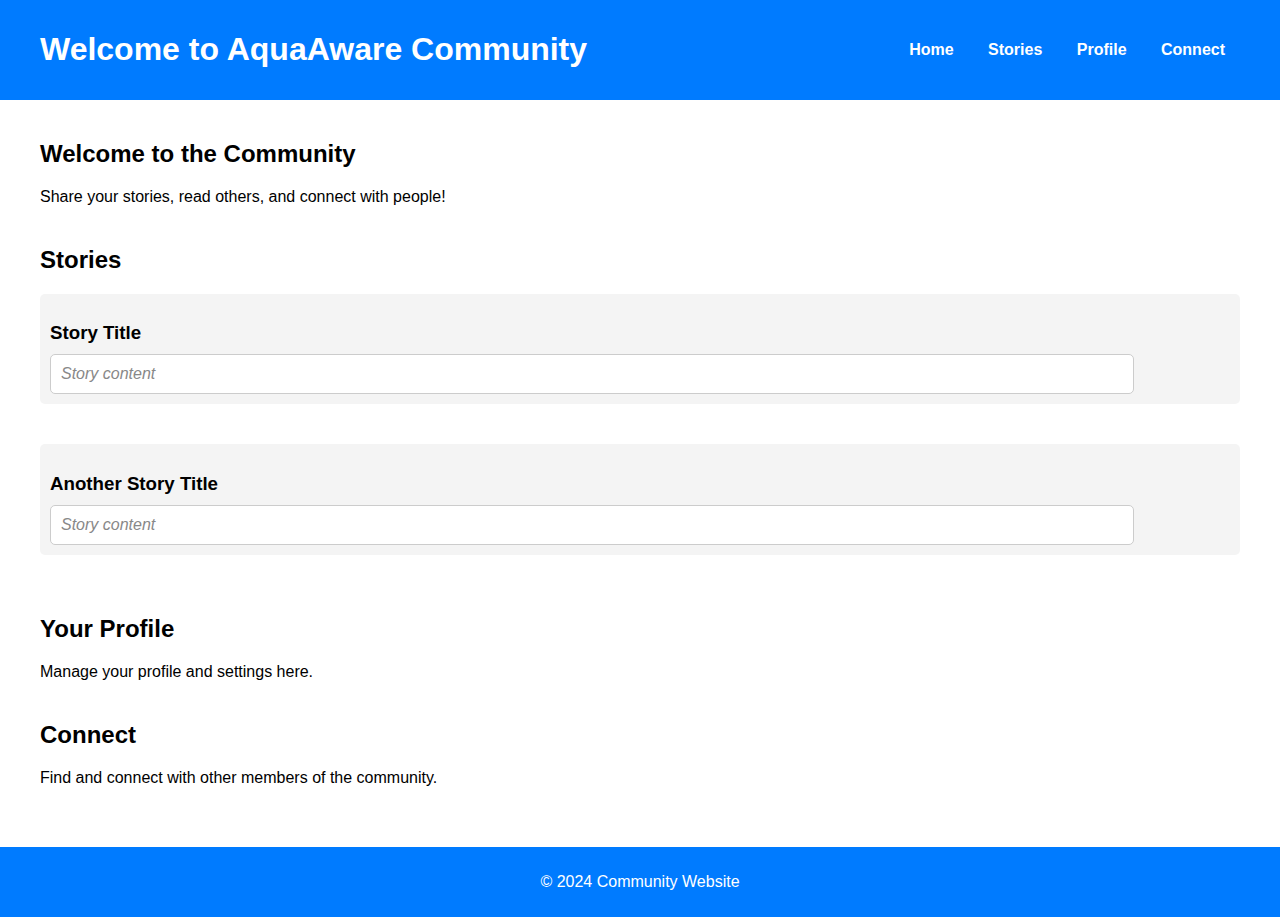
<file: ThreeDCode/community.html>
<!DOCTYPE html>
<html lang="en">
<head>
    <meta charset="UTF-8">
    <meta name="viewport" content="width=device-width, initial-scale=1.0">
    <title>Community </title>
    <link rel="stylesheet" href="community.css">
</head>
<body>
    <header>
        <div class="container">
            <h1>Welcome to AquaAware Community</h1>
            
            <nav>
                <a href="#home">Home</a>
                <a href="#stories">Stories</a>
                <a href="#profile">Profile</a>
                <a href="#connect">Connect</a>
            </nav>
        </div>
    </header>

    <main>
        <section id="home">
            <h2>Welcome to the Community</h2>
            <p>Share your stories, read others, and connect with people!</p>
        </section>

        <section id="stories">
            <h2>Stories</h2>
            <div class="story-feed">
                <!-- Story examples -->
                <div class="story">
                    <h3>Story Title</h3>
                    <input type="text" placeholder="Story content" >
                </div>
                <div class="story">
                    <h3>Another Story Title</h3>
                    <input type="text" placeholder="Story content">
                </div>
            </div>
        </section>

        <section id="profile">
            <h2>Your Profile</h2>
            <p>Manage your profile and settings here.</p>
        </section>

        <section id="connect">
            <h2>Connect</h2>
            <p>Find and connect with other members of the community.</p>
        </section>
    </main>

    <footer>
        <p>&copy; 2024 Community Website</p>
    </footer>

    <script src="community.js"></script>
</body>
</html>
</file>
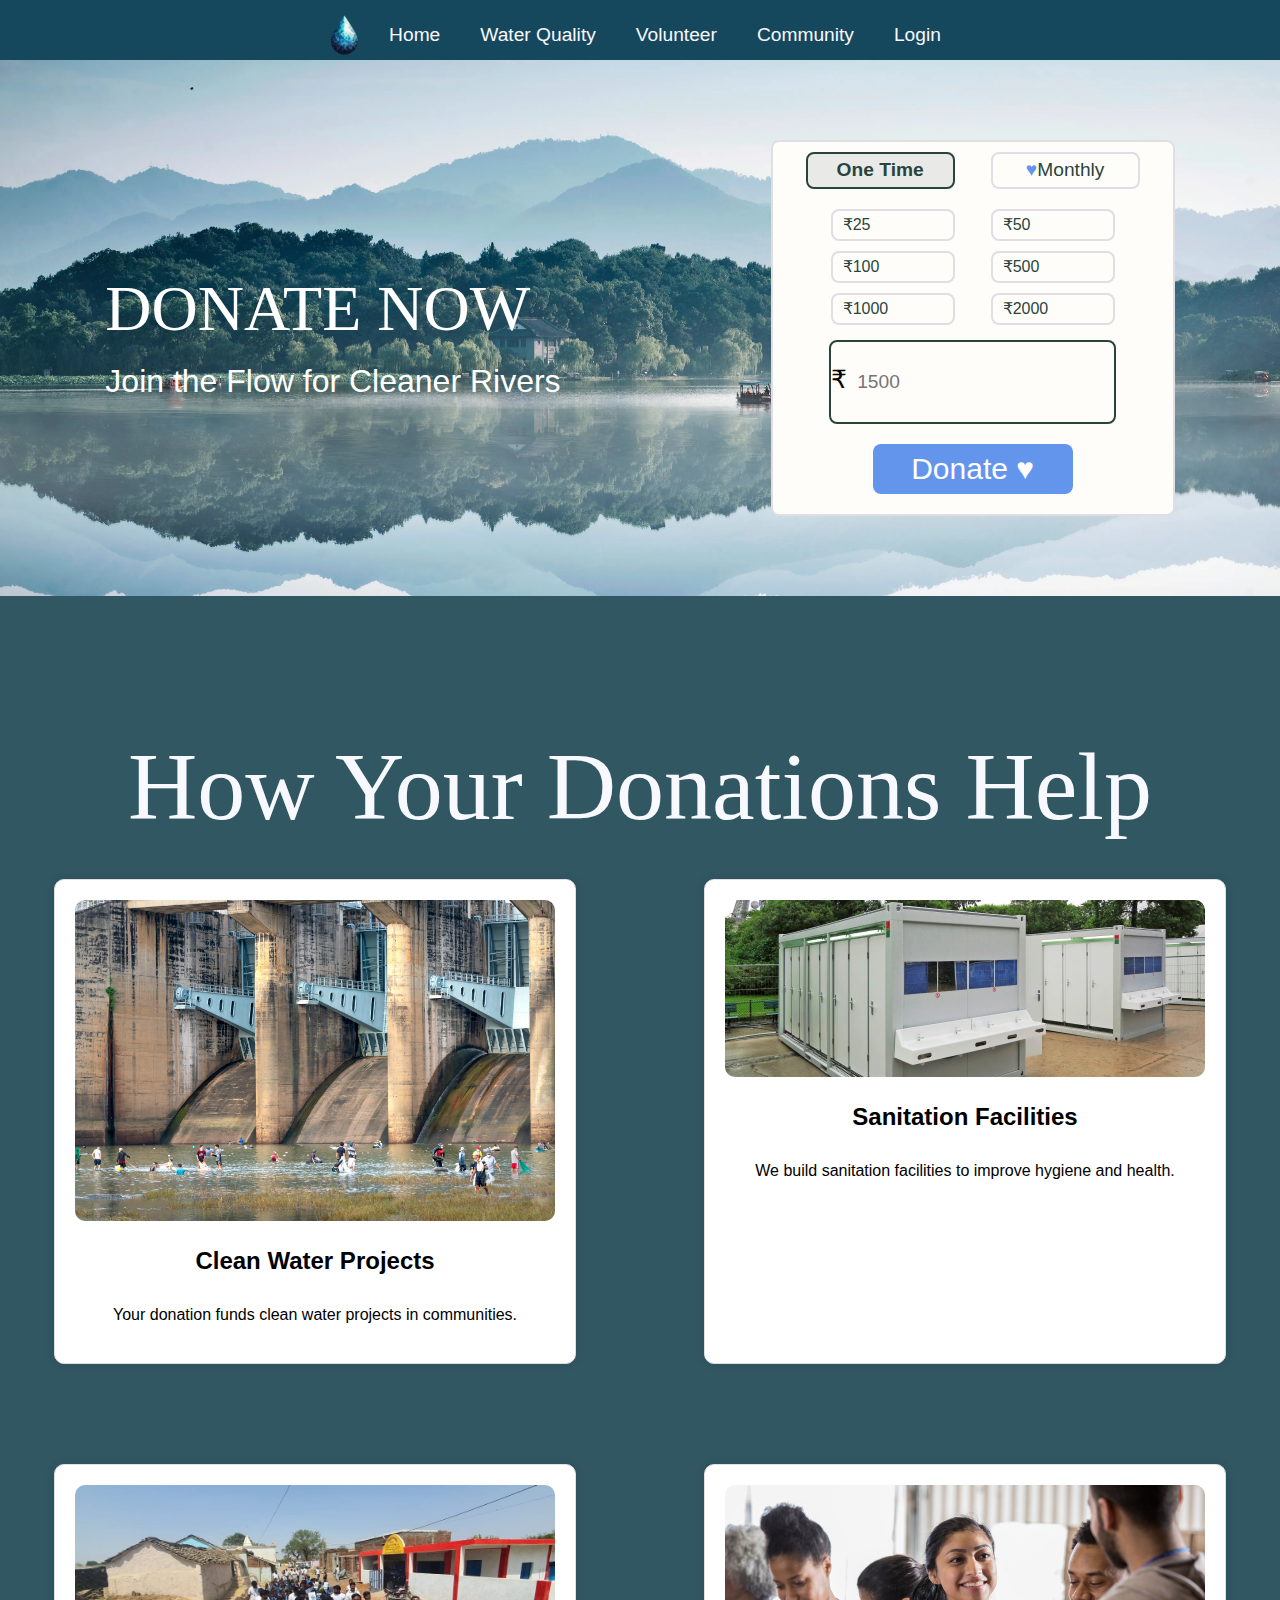
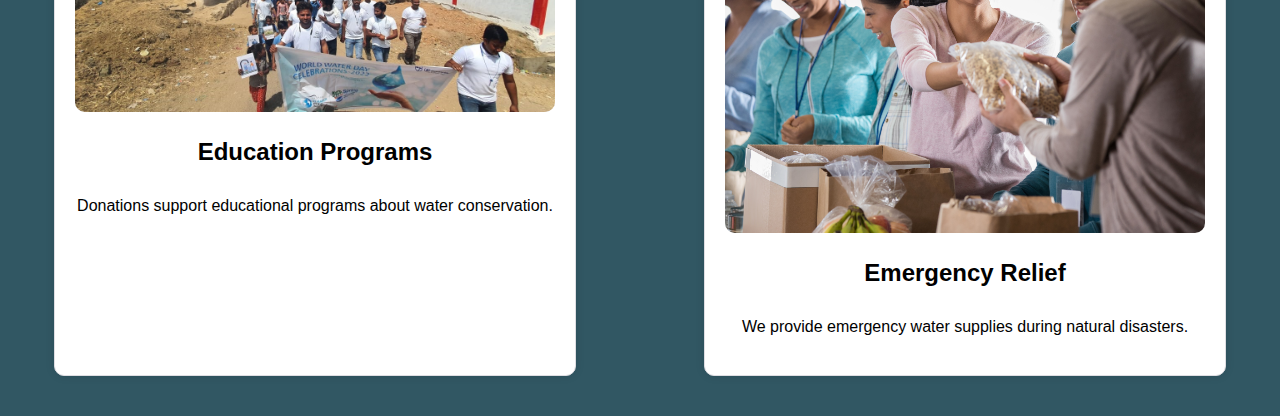
<file: ThreeDCode/Donation.html>
<!DOCTYPE html>
<html lang="en">
<head>
    <meta charset="UTF-8">
    <meta name="viewport" content="width=device-width, initial-scale=1.0">
    <meta name="viewport" content="width=device-width"/>
    <title>Donation</title>
    <link rel="stylesheet" href="Donation.css">
</head>
<body>
    <header>
        <nav>
            <img src="Logo site.png" alt="logo" id="logo">
                <a href="/AquaAware2/ThreeDCode/index.html">Home</a>
                <a href="/AquaAware2/ThreeDCode/waterquality.html">Water Quality</a>
                <a href="/AquaAware2/ThreeDCode/volunteer.html">Volunteer</a>
                <a href="/AquaAware2/ThreeDCode/community.html">Community</a>
                <a href="/AquaAware2/ThreeDCode/login.html">Login</a>
        </nav>
    </header>
    <main>
        <section>
            <img src="Donationimg.webp" alt="img" id="background">
            <div id="donation_layout_outer">
                <div id="donation_layout_inner">
                    <div class="donate_text">    
                        <h1>DONATE NOW</h1>
                        <p>Join the Flow for Cleaner Rivers</p> 
                    </div>
                    <div id="donation_box"">
                        <form action="server">
                            <div id="payment_type">
                                <div> 
                                    <input type="radio" id="onetime" name="payment_type" value="Onetime" checked>
                                    <label for="onetime"><span>One Time</span></label>
                                </div>
                                <div >
                                    <input type="radio" id="monthly" name="payment_type" value="Monthly">
                                    <label for="monthly"><span style="color: cornflowerblue;">&hearts; </span><span>Monthly</span></label>
                                </div>
                            </div>
                            <div id="total_donation_amount">
                                <div id="amount">
                                    <div>
                                        <input type="radio" name="amtr" class="donation_amount" value="25" id="twenty_five" onclick="updateValue(this)">
                                        <label for="twenty_five"><span>&#8377;25</span></label>
                                    </div>
                                    <div>
                                        <input type="radio" name="amtr" class="donation_amount" value="50" id="fifty" onclick="updateValue(this)">
                                        <label for="fifty"><span>&#8377;50</span></label>
                                    </div>
                                    <div>
                                        <input type="radio" name="amtr" class="donation_amount" value="100" id="hundred" onclick="updateValue(this)">
                                        <label for="hundred"><span>&#8377;100</span></label>
                                    </div>
                                    <div>
                                        <input type="radio" name="amtr" class="donation_amount" value="500" id="five_hundred" onclick="updateValue(this)">
                                        <label for="five_hundred"><span>&#8377;500</span></label>
                                    </div>
                                    <div>
                                        <input type="radio" name="amtr" class="donation_amount" value="1000" id="thousand" onclick="updateValue(this)">
                                        <label for="thousand"><span>&#8377;1000</span></label>
                                    </div>
                                    <div>
                                        <input type="radio" name="amtr" class="donation_amount" value="2000" id="two_thousand" onclick="updateValue(this)">
                                        <label for="two_thousand"><span>&#8377;2000</span> </label>
                                    </div>
                                </div>
                                <div id="total_amount_custom_outer">
                                    <div id="total_amount_custom">
                                        <span style="font-size: 25px;">&#8377;</span>
                                        <input type="number" inputmode="numeric" id="Custom_amount" size="24" name="amt" placeholder="1500">
                                    </div>
                                </div>
                            </div>
                        </form>
                            <div id="donate_button">
                                <button id="button_donate">Donate <span style="color: white;">&hearts;</span></button>
                            </div>
                    </div>
                </div>
            </div>
        </section>
        <script src="Donation.js"></script>
        <div id="paymentModal" class="modal">
            <div class="modal-content">
                <span class="close">&times;</span>
                <h2>Credit/Debit Card Payment</h2>
                <form id="payment-form" action="/submit-payment" method="post">
                    <div class="form-group">
                        <label for="cardNumber">Card Number</label>
                        <input type="number" id="cardNumber" name="cardNumber" placeholder="1234 5678 9012 3456" required>
                    </div>
                    <div class="form-group">
                        <label for="cardName">Cardholder Name</label>
                        <input type="text" id="cardName" name="cardName" placeholder="John Doe" required>
                    </div>
                    <div class="form-group">
                        <label for="expiryDate">Expiry Date</label>
                        <input type="month" id="expiryDate" name="expiryDate" placeholder="MM/YY" required>
                    </div>
                    <div class="form-group">
                        <label for="cvv">CVV</label>
                        <input type="number" id="cvv" name="cvv" placeholder="123" required>
                    </div>
                    <button type="submit" class="btn-submit">Pay Now</button>
                </form>
            </div>
        </div>
        <!-- test  -->
        <section id="how_your_donation_helps">
            <h2 id="heading_2">How Your Donations Help</h2>
            <div class="help-cards">
                <div class="help-card">
                    <img src="Clean water project.jpg" alt="Help Image 1">
                    <h3>Clean Water Projects</h3>
                    <p>Your donation funds clean water projects in communities.</p>
                </div>
                <div class="help-card">
                    <img src="Sanitation facilities.avif" alt="Help Image 2">
                    <h3>Sanitation Facilities</h3>
                    <p>We build sanitation facilities to improve hygiene and health.</p>
                </div>
                <div class="help-card">
                    <img src="Education program.jpg" alt="Help Image 3">
                    <h3>Education Programs</h3>
                    <p>Donations support educational programs about water conservation.</p>
                </div>
                <div class="help-card">
                    <img src="Emergency-Relief.png" alt="Help Image 4">
                    <h3>Emergency Relief</h3>
                    <p>We provide emergency water supplies during natural disasters.</p>
                </div>
            </div>
        </section>
    </main>
</body>
</html>
</file>
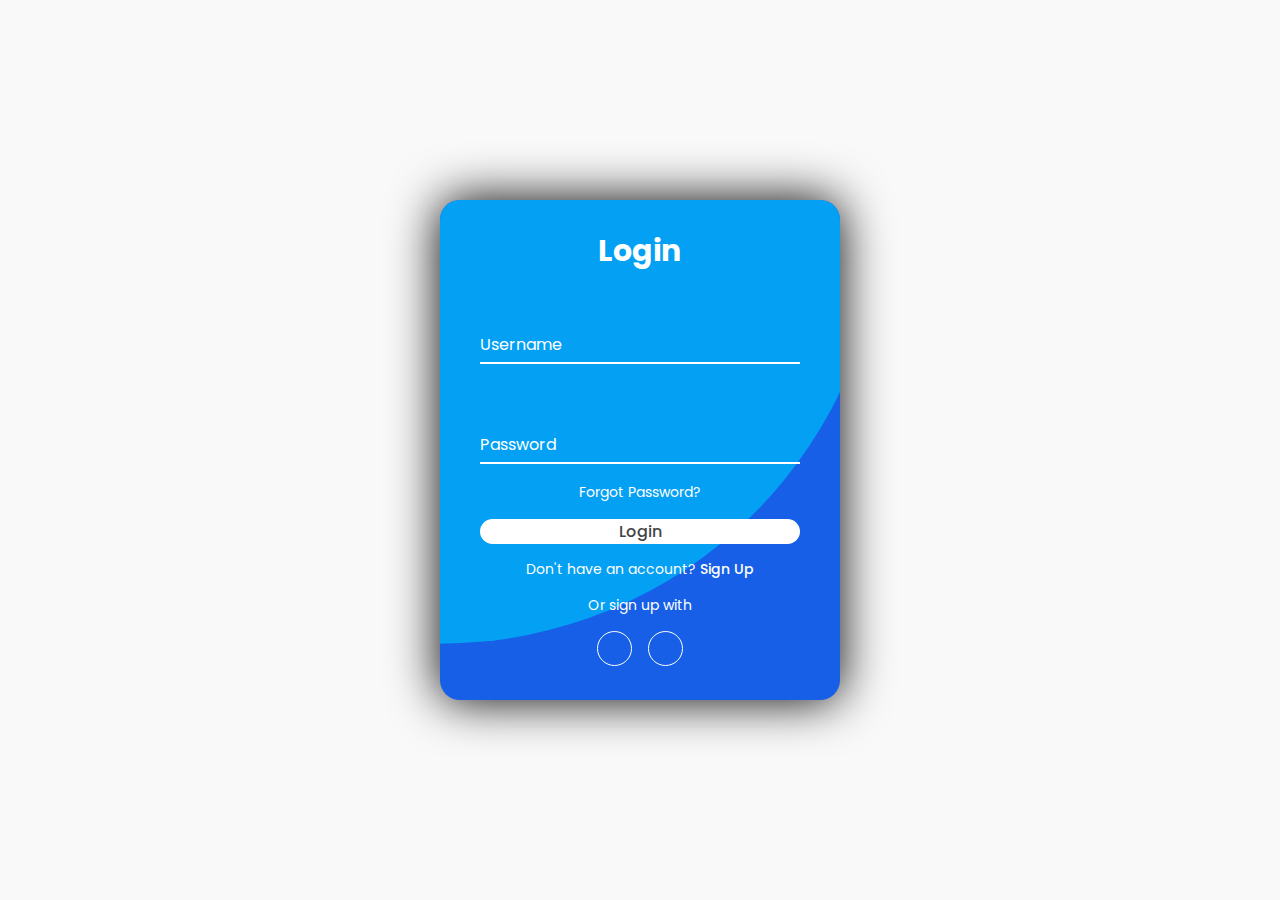
<file: ThreeDCode/login.html>
<!DOCTYPE html>
<html lang="en">
<head>
    <meta charset="UTF-8">
    <meta name="viewport" content="width=device-width, initial-scale=1.0">
    <title>Login</title>
    <link rel = "stylesheet"  href="login.css">
    <link rel="stylesheet" href="https://code.ionicframework.com/ionicons/2.0.1/css/ionicons.min.css">
</head>
<body>
   
    <div class="wrapper">
        <div class="curved"></div>
        <div class="form-wrapper">
            <h2>Login</h2>
            <div class="input-box">
                <input type="text" id="Username" placeholder="" required>
                <label>Username</label>
            </div>
            <div class="input-box">
                <input type="password" id="Password" placeholder=" " required>
                <label>Password</label>
            </div>
            <div class="forgot-pass">
                <a href="#">Forgot Password?</a>
            </div>
            <button>Login</button>
            <div class="sign-link">
                <p>Don't have an account? <a href="#">Sign Up</a></p>
            </div>
            <div class="social-platform">
                <p>Or sign up with</p>
                <div class="social-icons">
                    <a href="#"><i class="ion-social-facebook"></i></a>
                        
                    <a href="#"><i class="ion-social-google"></i></a>
                    
                </div>
            </div>
        </div>
    </div>

    <script src="community.js"></script>
    
</body>
</html>
</file>
<file: ThreeDCode/community.css>
body {
    font-family: Arial, sans-serif;
    margin: 0;
    padding: 0;
    box-sizing: border-box;
}

header {
    background: #007BFF;
    color: white;
    padding: 10px 20px;
}

header .container {
    display: flex;
    justify-content: space-between;
    align-items: center;
    max-width: 1200px;
    margin: 0 auto;
    padding: 0 10px;
    font-weight: 700;
}

header nav a {
    color: white;
    text-decoration: none;
    margin: 0 15px;
}

main {
    padding: 20px;
    max-width: 1200px;
    margin: 0 auto;
}

section {
    margin-bottom: 40px;
}

.story-feed {
    display: flex;
    flex-direction: column;
    gap: 20px;
}

.story {
    background: #f4f4f4;
    padding: 10px;
    margin-bottom: 20px;
    border-radius: 5px;
}
.story h3{
    margin-bottom: 10px;
}

.story input[type="text"]{
    width: 90%;
    padding: 10px;
    border: 1px solid #ccc;
    border-radius: 5px;
    font-size: 16px;
}

.story input[type="text"]::placeholder {
    color: #888;
    font-style: italic;
}


footer {
    background: #007BFF;
    color: white;
    text-align: center;
    padding: 10px 0;
}
@media (max-width: 768px) {
    header {
        flex-direction: column;
        align-items: flex-start;
    }

    header nav a {
        margin: 10px 0;
    }

    main {
        padding: 15px;
    }

    section {
        margin-bottom: 30px;
    }
}

@media (max-width: 480px) {
    header {
        padding: 10px;
    }

    header nav a {
        margin: 5px 0;
    }

    main {
        padding: 10px;
    }

    section {
        margin-bottom: 20px;
    }
}
</file>
<file: ThreeDCode/Donation.css>
body{
    margin: 0;
    font: 400 1rem / 1.5 "ABC Favorit", Tahoma, sans-serif; 
}
/* header */
header{
    display: flex;
    align-items: flex-end;
    justify-content: center;
    background-color: rgba(22,72,93,255);
    position: fixed;
    top: 0;
    left: 0;
    height: 60px;
    width: 100%;
    z-index: 10;
}
nav{
    display: flex;
    justify-content: center;
    align-items: flex-end;
}
nav a {
    margin:  10px  20px;
    text-decoration: none;
    font-size: 1.2em;
    color: ghostwhite;
    transition: color 0.3s ease;
}
nav a:hover {
    color: #f8f8ff8a;
}

/* main */
main{
    padding-top: 60px;
}
section{
    display: flex;
    position: relative;
    overflow: hidden;
    justify-content: space-around;
}
#donation_layout_outer{
    padding: 80px 40px;
    width: 100%;
    height: 100%;
}
#donation_layout_inner{
    position: relative;
    display: flex;
    flex-wrap: wrap;
    justify-content: space-evenly;
    align-items: center;
    /* border: 2px double white; */
    overflow: hidden;
}
.donate_text{
    color: white;
    font-family: inherit;
    width: 50%;
    font-size: 100%;
}
h1{
    font-family: Impact;
    font-size: 4rem;
    font-weight: 100;
    margin-bottom: 0;
}
.donate_text p{
    font-size: 2rem;
    margin-top: 0;
}
#donation_box{
    height: auto;
    width:  400px;
    border: 2px solid rgba(223,222,227,255);
    border-radius: 8px;
    background-color: rgba(255,253,250,255);
}
#amount input,
#payment_type input
{
    display: none;
}
label{
    display: flex;
    justify-content: center;
}
#payment_type{
    display: flex;
    justify-content: space-around;
    padding: 10px 15px;
}
#payment_type label{
    border: 2px solid rgba(223,222,227,255);
    padding: 2px 10px;
    height: auto;
    width: 125px;
    border-radius: 8px;
    color: rgba(42,68,61,255);
    font-size: 1.2rem;
    font-weight:200;
    display: flex;
    justify-content: center;
}
#onetime:checked + label,
#monthly:checked + label
{
    background-color: rgba(233,234,231,255);
    color: rgba(42,68,61,255);
    border: 2px solid rgba(42,68,61,255); 
    font-weight: 600;
}
#amount{
    display: flex;
    flex-wrap: wrap;
    justify-content: space-around;
    padding: 0 40px;
}
#amount label{
    border: 2px solid rgba(223,222,227,255);
    border-radius: 8px;
    height: auto;
    width: 100px;
    padding: 2px 10px;
    margin: 5px;
    color: rgba(42,68,61,255);
    font-size: 1rem;
    font-weight:200;
}
#twenty_five:checked + label,
#fifty:checked + label,
#hundred:checked + label,
#five_hundred:checked + label,
#thousand:checked + label,
#two_thousand:checked + label{
    background-color: rgba(233,234,231,255);
    color: rgba(42,68,61,255);
    border: 2px solid rgba(42,68,61,255); 
    font-weight: 600;
}
#total_amount_custom{
    display: flex;
    width: auto;
    justify-content: center;
    align-items: baseline;
    border: 2px solid rgba(42,68,61,255);
    border-radius: 8px;
}
#total_amount_custom_outer{
    display: flex;
    justify-content: center;
    margin: 10px 0px;
}
#total_amount_custom input{
    border: none;
    background-color: transparent;
    outline: none; 
    line-height: 60px;
    font-size: larger;
    font-weight: 500;
    color: rgba(42,68,61,255);
}
input::-webkit-outer-spin-button,
input::-webkit-inner-spin-button {
  -webkit-appearance: none;
  margin: 0;
}
#donate_button{
    display: flex;
    justify-content: space-evenly;
    margin: 20px 0px;
    height: 50px;
    width: 100%;
}
#button_donate{
    border: none;
    border-radius: 8px;
    background-color: cornflowerblue;
    color: white;
    font-size: 30px;
    padding: 5px 15px;
    width: 200px;
}
/* Images */
/* header */
#logo{
    background-size: contain;
    height: 50px;
    width: 50px;
}
/* main */
#background{
    width:100%; 
    height: 100%; 
    object-fit: cover;
    position: absolute;
}
#payment-section {
    background: #f9f9f9;
    padding: 20px;
    border-radius: 8px;
    box-shadow: 0 0 10px rgba(0, 0, 0, 0.1);
    width: 100%;
    max-width: 400px;
    margin: 20px auto;
}

#payment-form {
    display: flex;
    flex-direction: column;
}

.form-group {
    margin-bottom: 15px;
}

label {
    display: block;
    margin-bottom: 5px;
    font-size: 14px;
    color: #555;
}

input[type="text"],input[type="number"],input[type="date"],input[type="month"] {
    width: 90%;
    padding: 10px;
    border: 1px solid #ddd;
    border-radius: 4px;
    font-size: 14px;
}

input[type="text"]:focus, input[type="number"]:focus ,input[type="month"]{
    border-color: #007bff;
    outline: none;
}

.btn-submit {
    background: #007bff;
    color: #fff;
    border: none;
    padding: 10px;
    border-radius: 4px;
    cursor: pointer;
    font-size: 16px;
    text-align: center;
}

.btn-submit:hover {
    background: #0056b3;
}
/* Test */
/* Modal Background */
.modal {
    display: none; /* Hidden by default */
    position: fixed; /* Stay in place */
    z-index: 1; /* Sit on top */
    left: 0;
    top: 0;
    width: 100%; /* Full width */
    height: 100%; /* Full height */
    overflow: auto; /* Enable scroll if needed */
    background-color: rgb(0,0,0); /* Fallback color */
    background-color: rgba(0,0,0,0.4); /* Black w/ opacity */
}

/* Modal Content */
.modal-content {
    background-color: #fefefe;
    margin: 15% auto; /* 15% from the top and centered */
    padding: 20px;
    border: 1px solid #888;
    width: 80%; /* Could be more or less, depending on screen size */
    max-width: 500px;
    border-radius: 8px;
}

/* Close Button */
.close {
    color: #aaa;
    float: right;
    font-size: 28px;
    font-weight: bold;
}

.close:hover,
.close:focus {
    color: black;
    text-decoration: none;
    cursor: pointer;
}
/* test */
/* Add the following CSS to your existing CSS */

/* How Your Donation Helps Section */
#how_your_donation_helps {
    padding: 40px;
    background-color: rgba(49,87,99,255);
    text-align: center;
    /* test */ 
    flex-direction: column;
}

#how_your_donation_helps h2 {
    font-family: Impact;
    font-weight: 100;
    font-size: 6rem;
    margin-bottom: 20px;
    color: ghostwhite;
}

.help-cards {
    display: flex;
    flex-wrap: wrap;
    justify-content: space-around;
    gap: 100px;
}

.help-card {
    background-color: white;
    border: 1px solid rgba(223, 222, 227, 255);
    border-radius: 10px;
    width: 40%;
    padding: 20px;
    box-shadow: 0 0 10px rgba(0, 0, 0, 0.1);
}

.help-card img {
    width: 100%;
    border-radius: 10px;
}

.help-card h3 {
    font-size: 1.5rem;
    margin-top: 15px;
}

.help-card p {
    font-size: 1rem;
    margin-top: 10px;
}

@media (max-width: 1024px) {
    .container {
        padding: 15px;
    }

    .donate_text h1 {
        font-size: 28px;
    }

    .donate_text p {
        font-size: 18px;
    }
}

@media (max-width: 768px) {
    .container {
        padding: 10px;
    }

    #donation_box {
        width: 100%;
    }

    #payment_type, #total_donation_amount {
        flex-direction: column;
        align-items: center;
    }

    #payment_type div, #total_donation_amount div {
        margin: 10px 0;
    }

    .donate_text h1 {
        font-size: 24px;
    }

    .donate_text p {
        font-size: 16px;
    }
}

@media (max-width: 480px) {
    .container {
        padding: 5px;
    }

    .donate_text h1 {
        font-size: 20px;
    }

    .donate_text p {
        font-size: 14px;
    }

    #payment_type div, #total_donation_amount div {
        width: 100%;
        text-align: center;
    }

    #payment_type, #total_donation_amount {
        padding: 0 10px;
    }
}

@media (max-width: 320px) {
    .donate_text h1 {
        font-size: 18px;
    }

    .donate_text p {
        font-size: 12px;
    }

    #payment_type div, #total_donation_amount div {
        margin: 5px 0;
    }
}
</file>
<file: ThreeDCode/login.css>
@import url('https://fonts.googleapis.com/css?family=Poppins:100,200,300,400,500,600,700,800,900&display=swap');

* {
    margin: 0;
    padding: 0;
    box-sizing: border-box;
    font-family: 'Poppins', sans-serif;
}

body {
    display: flex;
    justify-content: center;
    align-items: center;
    min-height: 100vh;
    background: #f9f9f9;
    overflow: hidden;
}

.wrapper {
    position: relative;
    width: 400px;
    height: 500px;
    background: rgb(22, 95, 230);
    border-radius: 20px;
    padding: 40px;
    box-shadow: 0 0 50px rgba(0, 0, 0, 1);
    overflow: hidden;
    z-index: 1;
    transition: all 0.3s ease-in-out;
}

.wrapper:hover {
    box-shadow: 0 0 70px rgba(0, 0, 0, 0.8);
}

.form-wrapper {
    display: flex;
    flex-direction: column;
    justify-content: center;
    align-items: center;
    width: 100%;
    height: 100%;
}

h2 {
    font-size: 30px;
    color: #fff;
    text-align: center;
    margin-bottom: 20px;
}

.input-box {
    position: relative;
    width: 320px;
    margin: 30px 0;
}

.input-box input {
    width: 100%;
    height: 40px;
    background: transparent;
    border: none;
    outline: none;
    padding: 0;
    font-size: 16px;
    color: #fff;
    border-bottom: 2px solid #fff;
    transition: border-color 0.3s ease-in-out;
}

.input-box label {
    position: absolute;
    top: 50%;
    left: 0;
    transform: translateY(-50%);
    font-size: 16px;
    color: #fff;
    pointer-events: none;
    transition: all 0.3s ease-in-out;
}

.input-box input:focus ~ label,
.input-box input:valid ~ label {
    top: -20px;
    font-size: 12px;
    color: #03a0f4d7;
}

.input-box input:focus {
    border-color: #fff;  /* Keep the border color white */
}

.input-box input:not(:placeholder-shown) ~ label {
    top: -20px;
    font-size: 12px;
    color: #03a0f4d7;
}

.forgot-pass {
    margin: -15px 0 15px;
}

.forgot-pass a {
    color: #fff;
    font-size: 14px;
    text-decoration: none;
    transition: text-decoration 0.3s ease-in-out;
}

.forgot-pass a:hover {
    text-decoration: underline;
}

button {
    width: 100%;
    height: 40px;
    background: #fff;
    border-radius: 30px;
    cursor: pointer;
    border: none;
    outline: none;
    font-size: 16px;
    color: #444;
    font-weight: 500;
    transition: all 0.3s ease-in-out;
}

button:hover {
    background: #03a0f4;
    color: #fff;
}

.sign-link {
    font-size: 14px;
    text-align: center;
    margin: 15px 0;
}

.sign-link p {
    color: #fff;
}

.sign-link p a {
    color: #fff;
    text-decoration: none;
    font-weight: 500;
    transition: text-decoration 0.3s ease-in-out;
}

.sign-link p a:hover {
    text-decoration: underline;
}

.social-platform {
    font-size: 14px;
    color: #fff;
    text-align: center;
}

.social-icons a {
    display: inline-block;
    width: 35px;
    height: 35px;
    background: transparent;
    border: 1px solid #fff;
    border-radius: 50%;
    margin: 15px 6px 0;
    text-align: center;
    transition: all 0.3s ease-in-out;
}

.social-icons a i {
    color: #fff;
    font-size: 14px;
    line-height: 35px;
    transition: all 0.3s ease-in-out;
}

.social-icons a:hover {
    background: #fff;
}

.social-icons a:hover i {
    color: #444;
}

.curved {
    position: absolute;
    top: 0;
    left: 0;
    width: 100%;
    height: 100%;
    background-color: #03a0f4;
    z-index: -2;
    clip-path: circle(98% at 0 0);
    transition: clip-path 0.5s ease-in-out;
}

.wrapper:hover .curved {
    clip-path: circle(120% at 0 0);
}
@media (max-width: 768px) {
    .wrapper {
        width: 90%;
        height: auto;
        padding: 20px;
    }

    .curved {
        height: 100px;
    }
}

@media (max-width: 480px) {
    .wrapper {
        width: 100%;
        height: auto;
        padding: 10px;
    }

    .curved {
        height: 80px;
    }

    h2 {
        font-size: 24px;
    }

    .input-box input {
        padding: 8px;
    }

    button {
        padding: 8px;
    }
}
</file>
